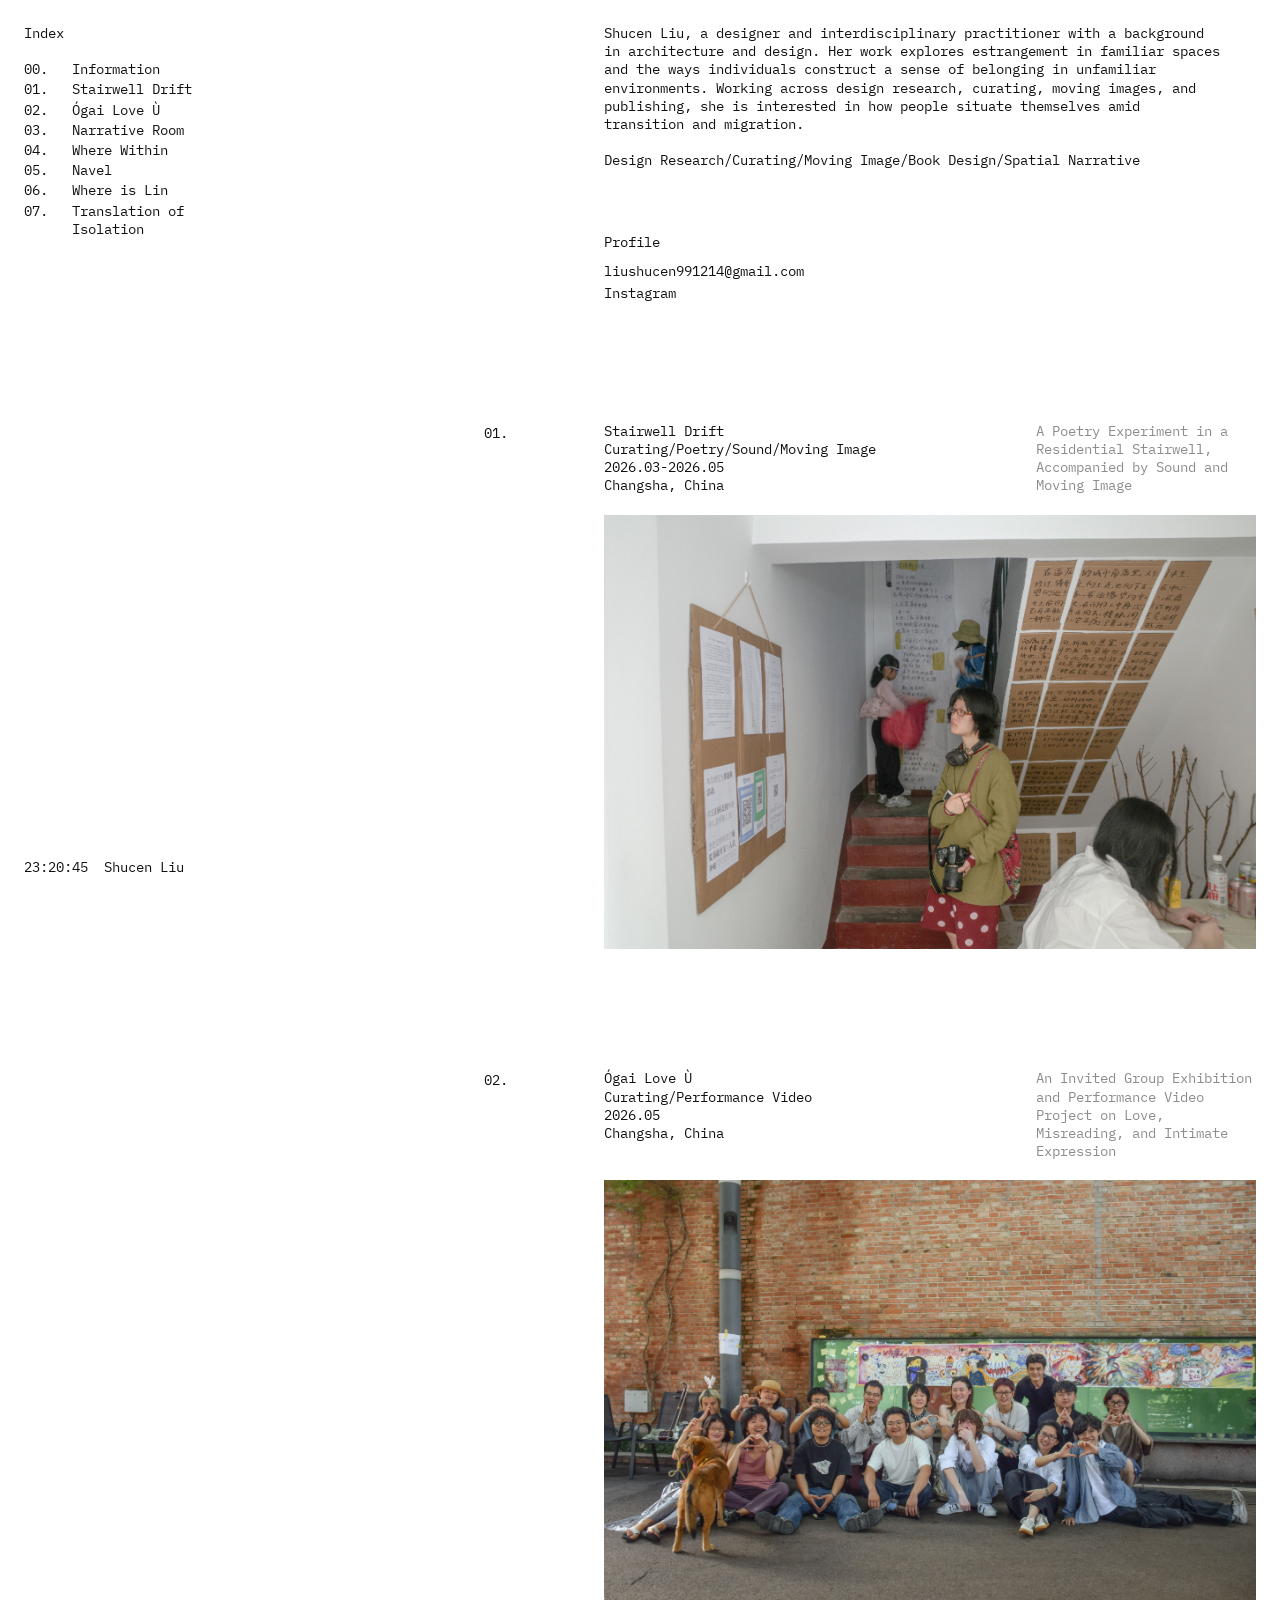
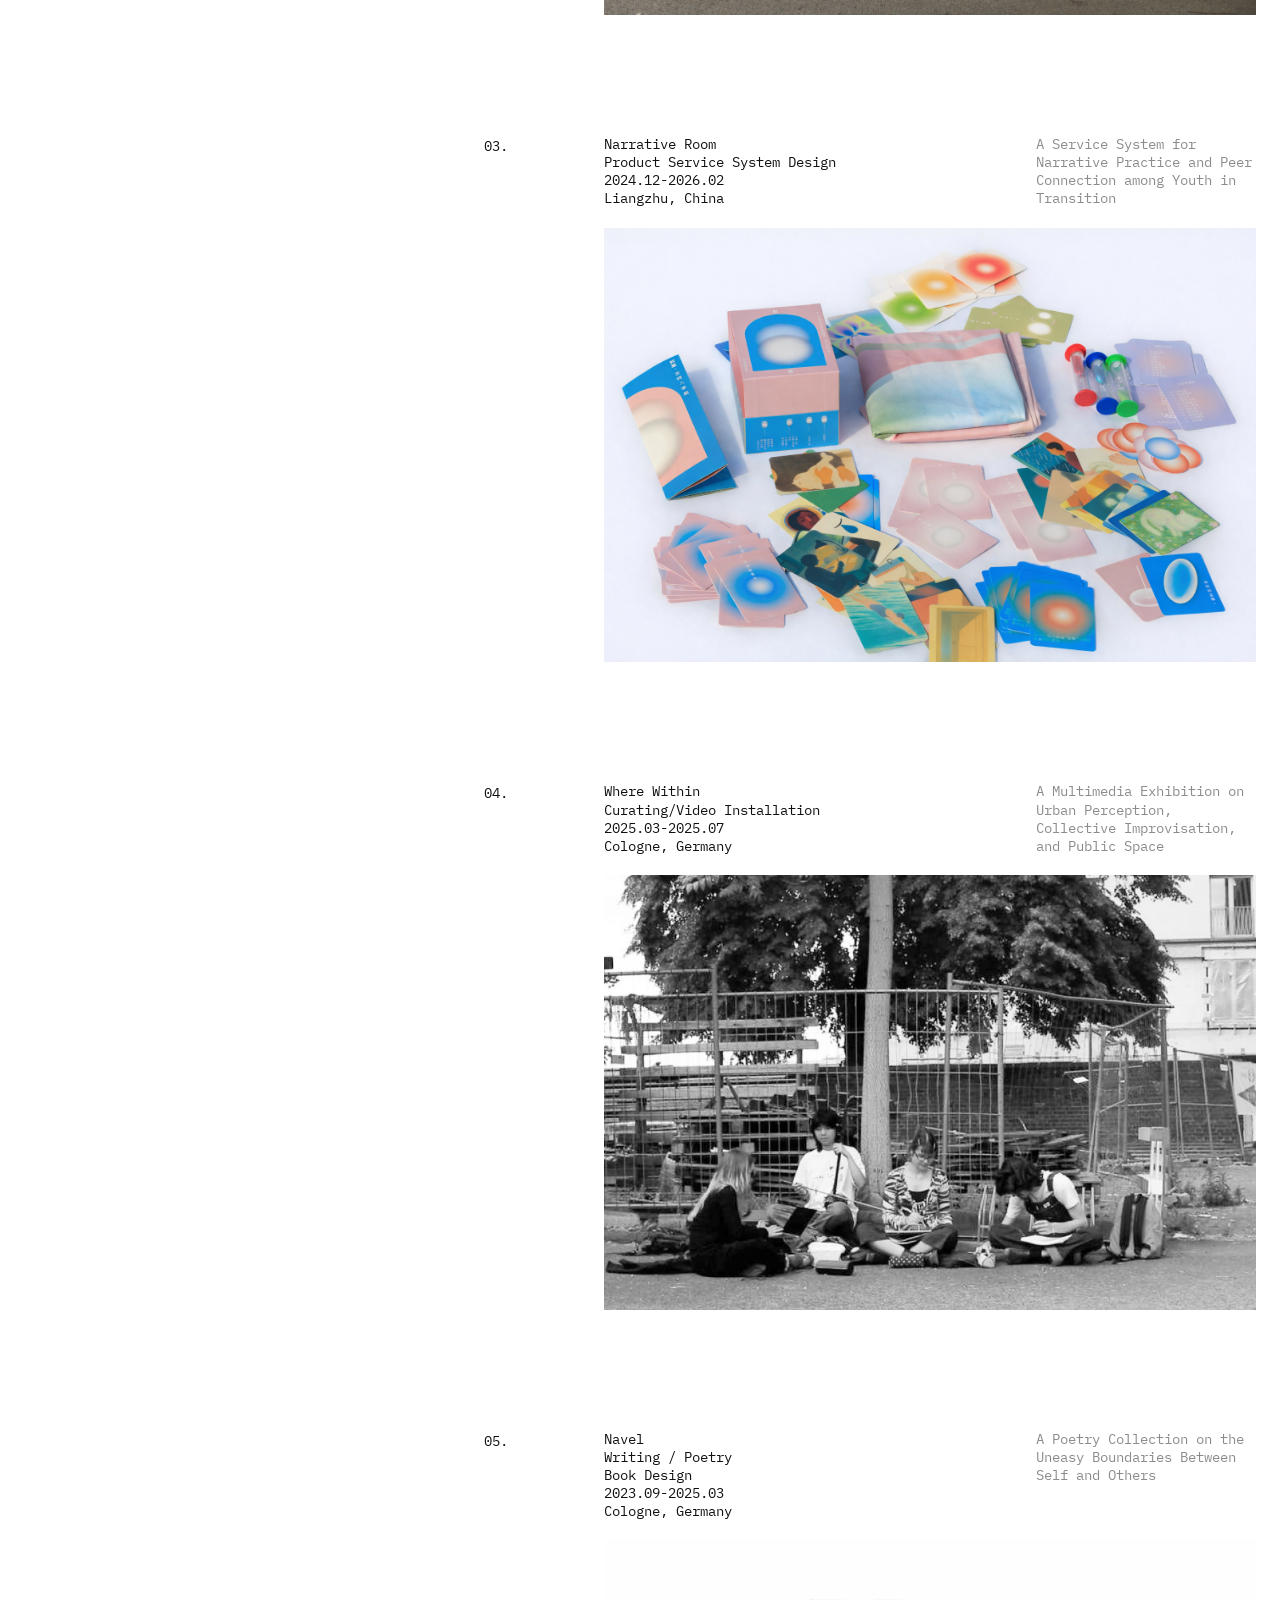
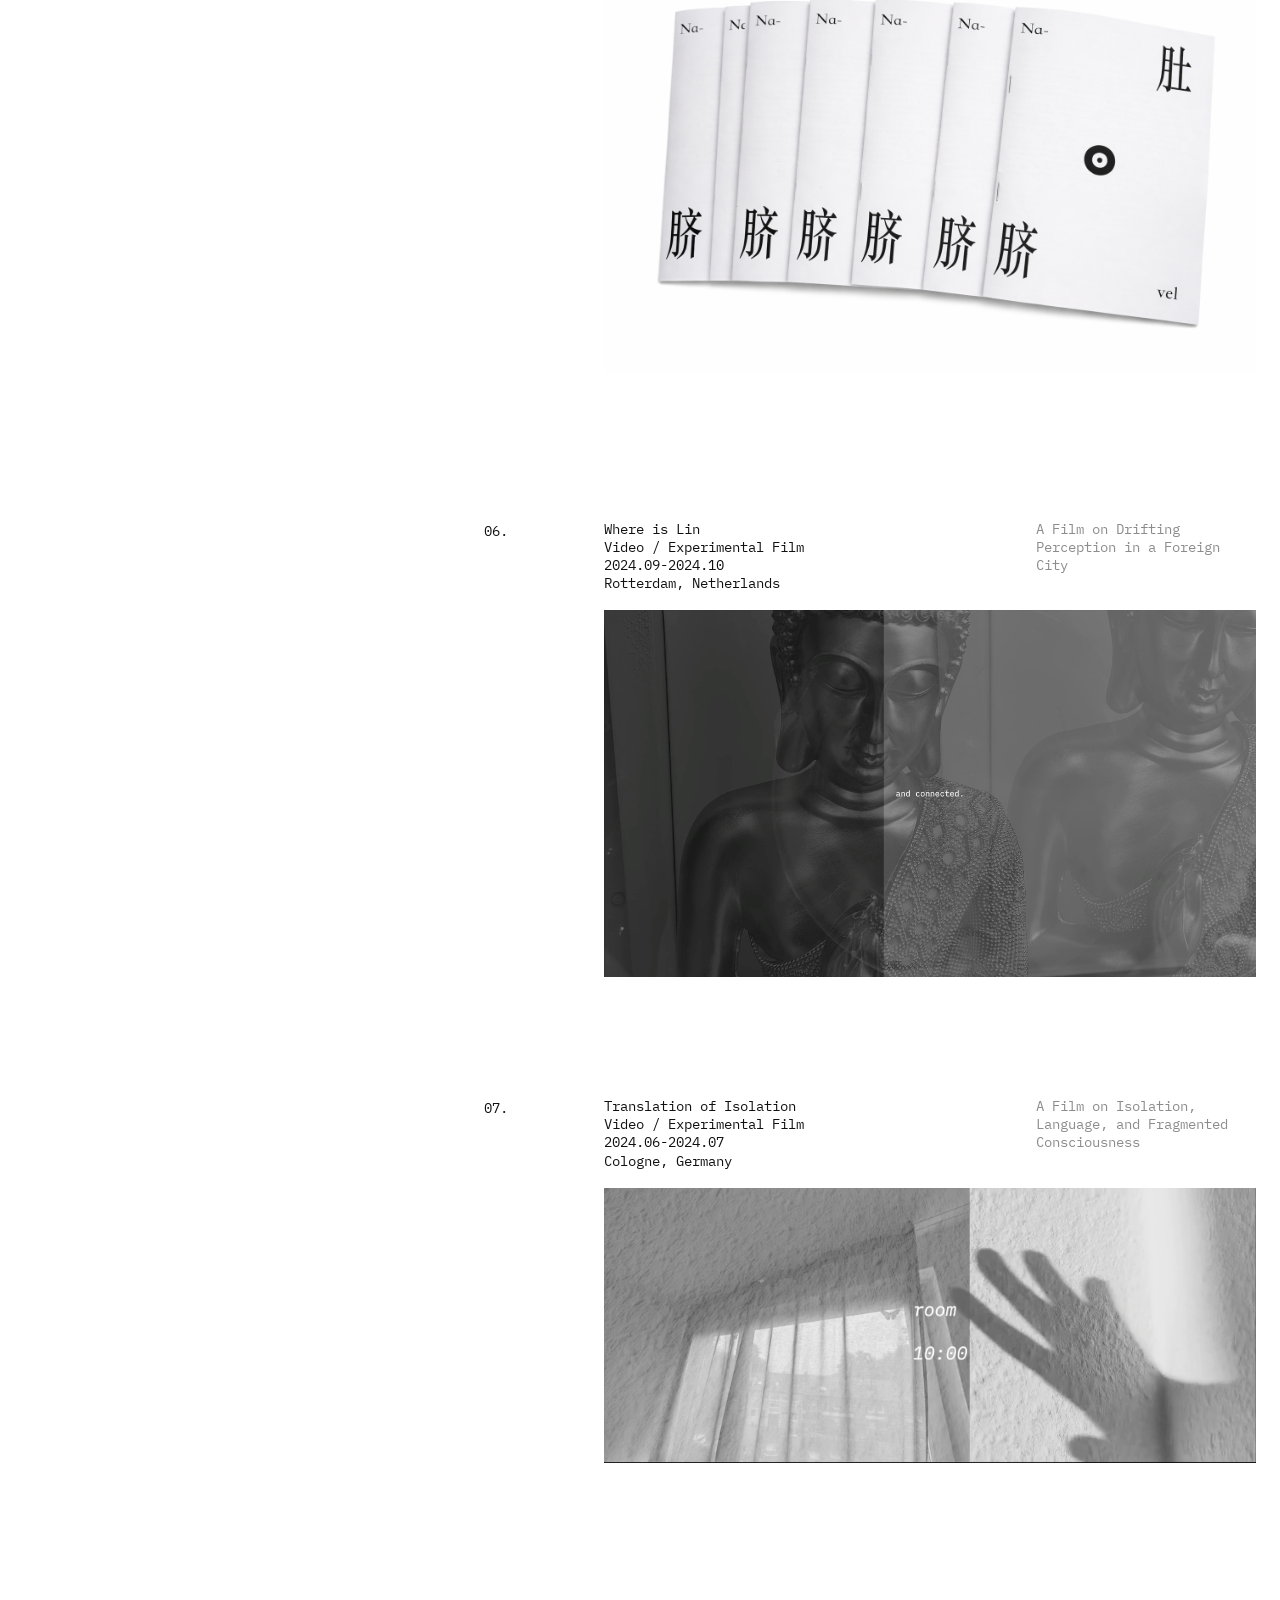
<file: index.html>
<!doctype html>
<html lang="en-EN">
  <head>
    <meta charset="UTF-8" />
    <meta name="viewport" content="width=device-width, initial-scale=1.0" />
    <title>Shucen Liu</title>
    <meta name="description" content="Personal portfolio website" />

    <!-- IBM Plex Mono -->
    <link rel="preconnect" href="https://fonts.googleapis.com" />
    <link rel="preconnect" href="https://fonts.gstatic.com" crossorigin />
    <link
      href="https://fonts.googleapis.com/css2?family=IBM+Plex+Mono:wght@400;500&display=swap"
      rel="stylesheet"
    />

    <link rel="stylesheet" href="styles.css" />
  </head>
  <body>
    <div class="layout">
      <!-- 左侧目录 -->
      <aside class="sidebar">
        <div class="sidebar-inner">
          <div class="index-title">Index</div>

          <nav class="index-nav">
            <a href="#information"><span>00.</span><span>Information</span></a>
             <a href="#project-01"><span>01.</span><span>Stairwell Drift</span></a>
             <a href="#project-02"><span>02.</span><span>Ógai Love Ù</span></a>
            <a href="#project-03"><span>03.</span><span>Narrative Room</span></a>
            <a href="#project-04"><span>04.</span><span>Where Within </span></a>
            <a href="#project-05"><span>05.</span><span>Navel</span></a>
            <a href="#project-06"><span>06.</span><span>Where is Lin</span></a>
            <a href="#project-07"><span>07.</span><span>Translation of Isolation</span></a>
            
          </nav>

          <div class="sidebar-footer">
            <span id="clock">00:00:00</span>
            <span>Shucen Liu</span>
          </div>
        </div>
      </aside>

      <!-- 右侧内容 -->
      
      <main class="content">
        <div class="content-inner">
          <!-- 个人简介 -->
       <section class="intro" id="information">
  <div class="intro-main">
    <div class="intro-text">
      <p>
        Shucen Liu, a designer and interdisciplinary practitioner with a background in architecture and design. Her work explores estrangement in familiar spaces and the ways individuals construct a sense of belonging in unfamiliar environments. Working across design research, curating, moving images, and publishing, she is interested in how people situate themselves amid transition and migration.
      </p>
    </div>

    <div class="intro-tags">
      <p>Design Research/Curating/Moving Image/Book Design/Spatial Narrative
    </div>
  <div class="profile">
  <div class="profile-title">Profile</div>
  <a href="mailto:liushucen991214@gmail.com">liushucen991214@gmail.com</a>
  <a href="https://www.instagram.com/booktzen?igsh=YmhpN2E2aGlicXo0&utm_source=qr" target="_blank" rel="noopener noreferrer">Instagram</a>
</div>
  </div>
</section>
          
 <!-- 项目 01 -->
<section class="project" id="project-01">
  <div class="project-row">
    <div class="project-no">01.</div>

    <div class="project-body">
      <div class="project-meta">
        <div class="meta-left">
          <h2><a href="stairwell-drift.html">Stairwell Drift</a></h2>
          <p>Curating/Poetry/Sound/Moving Image</p>
          <p>2026.03-2026.05</p>
          <p>Changsha, China</p>
        </div>

        <div class="meta-right">
          <p> A Poetry Experiment in a Residential Stairwell, Accompanied by Sound and Moving Image</p>
        </div>
      </div>

      <div class="project-gallery auto-gallery">
        <button class="gallery-btn prev" aria-label="Previous image">←</button>

        <div class="gallery-track">
          <a href="stairwell-drift.html">
            <img src="images/stairwell-drift-main-ty-01.jpg" alt="Stairwell Drift image 1" />
          </a>
          <a href="stairwell-drift.html">
            <img src="images/stairwell-drift-main-kk-02.jpg" alt="Stairwell Drift image 2" />
          </a>
          <a href="stairwell-drift.html">
            <img src="images/stairwell-drift-main-kk-03.jpg" alt="Stairwell Drift image 3" />
          </a>
          <a href="stairwell-drift.html">
            <img src="images/stairwell-drift-main-ty-04.jpg" alt="Stairwell Drift image 4" />
          </a>
           <a href="stairwell-drift.html">
            <img src="images/stairwell-drift-main-ty-05.jpg" alt="Stairwell Drift image 5" />
          </a>
           <a href="stairwell-drift.html">
            <img src="images/stairwell-drift-main-ty-06.jpg" alt="Stairwell Drift image 6" />
          </a>
           <a href="stairwell-drift.html">
            <img src="images/stairwell-drift-main-ty-07.jpg" alt="Stairwell Drift image 7" />
          </a>
        </div>

        <button class="gallery-btn next" aria-label="Next image">→</button>
      </div>
    </div>
  </div>
</section>

          <!-- 项目 02 -->
<section class="project" id="project-02">
  <div class="project-row">
    <div class="project-no">02.</div>

    <div class="project-body">
      <div class="project-meta">
        <div class="meta-left">
          <h2><a href="ogai-love-u.html">Ógai Love Ù</a></h2>
          <p>Curating/Performance Video</p>
          <p>2026.05</p>
          <p>Changsha, China</p>
        </div>

        <div class="meta-right">
          <p> An Invited Group Exhibition and Performance Video Project on Love, Misreading, and Intimate Expression</p>
        </div>
      </div>

      <div class="project-gallery auto-gallery">
        <button class="gallery-btn prev" aria-label="Previous image">←</button>

        <div class="gallery-track">
          <a href="ogai-love-u.html">
            <img src="images/Ogailoveyou-m-kk-01.jpg" alt="Ógai Love Ù image 1" />
          </a>
          <a href="ogai-love-u.html">
            <img src="images/ogailoveyou-m-kk-02.jpg" alt="Ógai Love Ù image 2" />
          </a>
          <a href="ogai-love-u.html">
            <img src="images/ogailoveyou-m-kk-03.jpg" alt="Ógai Love Ù image 3" />
          </a>
          <a href="ogai-love-u.html">
            <img src="images/ogailoveyou-m-c-04.jpg" alt="Ógai Love Ù image 4" />
          </a>
          <a href="ogai-love-u.html">
            <img src="images/ogailoveyou-m-kk-05.jpg" alt="Ógai Love Ù image 5" />
          </a>
           <a href="ogai-love-u.html">
            <img src="images/ogailoveyou-m-xz-06.jpg" alt="Ógai Love Ù image 6" />
          </a>
        </div>

        <button class="gallery-btn next" aria-label="Next image">→</button>
      </div>
    </div>
  </div>
</section>
        <!-- 项目 03 -->
<section class="project" id="project-03">
  <div class="project-row">
    <div class="project-no">03.</div>

    <div class="project-body">
      <div class="project-meta">
        <div class="meta-left">
          <h2><a href="narrative-room.html">Narrative Room</a></h2>
          <p>Product Service System Design</p>
          <p>2024.12-2026.02</p>
          <p>Liangzhu, China</p>
        </div>

        <div class="meta-right">
          <p>A Service System for Narrative Practice and Peer Connection among Youth in Transition</p>
        </div>
      </div>

      <div class="project-gallery auto-gallery">
        <button class="gallery-btn prev" aria-label="Previous image">←</button>

        <div class="gallery-track">
          <a href="narrative-room.html">
            <img src="images/narrative-room-001.jpg" alt="Narrative Room image 1" />
          </a>
          <a href="narrative-room.html">
            <img src="images/narrative-room-002.jpg" alt="Narrative Room image 2" />
          </a>
          <a href="narrative-room.html">
            <img src="images/narrative-room-003.jpg" alt="Narrative Room image 3" />
          </a>
          <a href="narrative-room.html">
            <img src="images/narrative-room-004.jpg" alt="Narrative Room image 4" />
          </a>
        </div>

        <button class="gallery-btn next" aria-label="Next image">→</button>
      </div>
    </div>
  </div>
</section>

          <!-- 项目 04 -->
          <section class="project" id="project-04">
            <div class="project-row">
              <div class="project-no">04.</div>

              <div class="project-body">
                <div class="project-meta">
                  <div class="meta-left">
                    <h2><a href="where-within.html">Where Within</a></h2>
                    <p>Curating/Video Installation</p>
                    <p>2025.03-2025.07</p>
                    <p>Cologne, Germany</p>
                  </div>

                  <div class="meta-right">
                    <p>A Multimedia Exhibition on Urban Perception, Collective Improvisation, and Public Space</p>
                  </div>
                </div>

                 <div class="project-gallery auto-gallery">
  <button class="gallery-btn prev" aria-label="Previous image">←</button>

   <div class="gallery-track">
          <a href="where-within.html">
            <img src="images/where-within-001.jpg" alt="Where Within image 1" />
          </a>
          <a href="where-within.html">
            <img src="images/where-within-002.jpg" alt="Where Within image 2" />
          </a>
          <a href="where-within.html">
            <img src="images/where-within-003.jpg" alt="Where Within image 3" />
          </a>
          <a href="where-within.html">
            <img src="images/where-within-004.jpg" alt="Where Within image 4" />
          </a>
          <a href="where-within.html">
            <img src="images/where-within-005.jpg" alt="Where Within image image 5" />
          </a>
        </div>

  <button class="gallery-btn next" aria-label="Next image">→</button>
                </div>
              </div>
            </div>
          </section>

          <!-- 项目 05 -->
          <section class="project" id="project-05">
            <div class="project-row">
              <div class="project-no">05.</div>

              <div class="project-body">
                <div class="project-meta">
                  <div class="meta-left">
                        <h2><a href="navel.html">Navel</a></h2>
                    <p>Writing / Poetry</p>
                    <p>Book Design</p>
                    <p>2023.09-2025.03</p>
                    <p>Cologne, Germany</p>
                  </div>

                  <div class="meta-right">
                    <p>A Poetry Collection on the Uneasy Boundaries Between Self and Others</p>
                  </div>
                </div>

                    <div class="project-gallery auto-gallery">
  <button class="gallery-btn prev" aria-label="Previous image">←</button>

  <div class="gallery-track">
          <a href="navel.html">
            <img src="images/navel-001.jpg" alt="Project C image 1" />
          </a>
          <a href="navel.html">
            <img src="images/navel_Page_002.png" alt="Project C image 2" />
          </a>
          <a href="navel.html">
            <img src="images/navel_Page_003.png" alt="Project C image 3" />
          </a>
        </div>
  <button class="gallery-btn next" aria-label="Next image">→</button>
                </div>
              </div>
            </div>
          </section>

          <!-- 项目 06 -->
          <section class="project" id="project-06">
            <div class="project-row">
              <div class="project-no">06.</div>

              <div class="project-body">
                <div class="project-meta">
                  <div class="meta-left">
                        <h2><a href="where-is-lin.html">Where is Lin</a></h2>
                    <p>Video / Experimental Film </p>
                    <p>2024.09-2024.10</p>
                    <p>Rotterdam, Netherlands</p>
                  </div>

                  <div class="meta-right">
                    <p>A Film on Drifting Perception in a Foreign City</p>
                  </div>
                </div>

                    <div class="project-gallery auto-gallery">
  <button class="gallery-btn prev" aria-label="Previous image">←</button>

        <div class="gallery-track">
          <a href="where-is-lin.html">
            <img src="images/where-is-lin-007.jpg" alt="Project D image 1" />
          </a>
          <a href="where-is-lin.html">
            <img src="images/where-is-lin-002.jpg" alt="Project D image 2" />
          </a>
          <a href="where-is-lin.html">
            <img src="images/where-is-lin-003.jpg" alt="Project D image 3" />
          </a>
          <a href="where-is-lin.html">
            <img src="images/where-is-lin-005.jpg" alt="Project D image 4" />
          </a>
          <a href="where-is-lin.html">
            <img src="images/where-is-lin-010.jpg" alt="Project D image 5" />
          </a>
        </div>
  <button class="gallery-btn next" aria-label="Next image">→</button>
                </div>
              </div>
            </div>
          </section>

                    <!-- 项目 07 -->
          <section class="project" id="project-07">
            <div class="project-row">
              <div class="project-no">07.</div>

              <div class="project-body">
                <div class="project-meta">
                  <div class="meta-left">
                        <h2><a href="translation-of-isolation.html">Translation of Isolation</a></h2>
                    <p>Video / Experimental Film </p>
                    <p>2024.06-2024.07</p>
                    <p>Cologne, Germany</p>
                  </div>

                  <div class="meta-right">
                   <p>A Film on Isolation, Language, and Fragmented Consciousness </p>
                  </div>
                </div>

                   <div class="project-gallery auto-gallery">
        <button class="gallery-btn prev" aria-label="Previous image">←</button>

        <div class="gallery-track">
          <a href="translation-of-isolation.html">
            <img src="images/translation-of-isolation-001.jpg" alt="Project E image 1" />
          </a>
          <a href="translation-of-isolation.html">
            <img src="images/translation-of-isolation-002.jpg" alt="Project E image 2" />
          </a>
          <a href="translation-of-isolation.html">
            <img src="images/translation-of-isolation-003.jpg" alt="Project E image 3" />
          </a>
          <a href="translation-of-isolation.html">
            <img src="images/translation-of-isolation-004.jpg" alt="Project E image 4" />
          </a>
          <a href="translation-of-isolation.html">
            <img src="images/translation-of-isolation-005.jpg" alt="Project E image 5" />
          </a>
        </div>

  <button class="gallery-btn next" aria-label="Next image">→</button>
                </div>
              </div>
            </div>
          </section>


          
        </div>
      </main>
    </div>

   <script>
  function updateClock() {
    const now = new Date();
    const time = now.toLocaleTimeString("en-GB", { hour12: false });
    const clock = document.getElementById("clock");
    if (clock) {
      clock.textContent = time;
    }
  }

  updateClock();
  setInterval(updateClock, 1000);

  const galleries = document.querySelectorAll(".project-gallery");

  galleries.forEach((gallery) => {
    const track = gallery.querySelector(".gallery-track");
    const prevBtn = gallery.querySelector(".prev");
    const nextBtn = gallery.querySelector(".next");

    if (!track) return;

    prevBtn?.addEventListener("click", () => {
      track.scrollBy({
        left: -track.clientWidth,
        behavior: "smooth"
      });
    });

    nextBtn?.addEventListener("click", () => {
      track.scrollBy({
        left: track.clientWidth,
        behavior: "smooth"
      });
    });
  });

  const autoGalleries = document.querySelectorAll(".auto-gallery");

  autoGalleries.forEach((gallery) => {
    const track = gallery.querySelector(".gallery-track");
    if (!track) return;

    const images = track.querySelectorAll("img");
    if (images.length <= 1) return;

    let currentIndex = 0;
    let autoSlide;

    function startAutoSlide() {
      autoSlide = setInterval(() => {
        currentIndex++;

        if (currentIndex >= images.length) {
          currentIndex = 0;
        }

        track.scrollTo({
          left: currentIndex * track.clientWidth,
          behavior: "smooth"
        });
      }, 3000);
    }

    function stopAutoSlide() {
      clearInterval(autoSlide);
    }

    gallery.addEventListener("mouseenter", stopAutoSlide);
    gallery.addEventListener("mouseleave", startAutoSlide);

    startAutoSlide();
  });
</script>
    
  </body>
</html>
</file>
<file: styles.css>
* {
  box-sizing: border-box;
  margin: 0;
  padding: 0;
}

html {
  scroll-behavior: smooth;
}

body {
  font-family: "IBM Plex Mono", monospace;
  background: #ffffff;
  color: #111111;
  line-height: 1.3;
  font-size: 14px;
}

/* 整体两列 */
.layout {
  display: grid;
  grid-template-columns: 240px 1fr;
  min-height: 100vh;
}

/* 左侧 index */
.sidebar {
  padding: 24px 20px 20px 24px;
}

.sidebar-inner {
  position: sticky;
  top: 24px;
  min-height: calc(100vh - 48px);
  display: flex;
  flex-direction: column;
}

.index-title {
  margin-bottom: 18px;
}

.index-nav {
  display: flex;
  flex-direction: column;
  gap: 2px;
}

.index-nav a {
  display: grid;
  grid-template-columns: 48px 1fr;
  text-decoration: none;
  color: #111111;
}

.index-nav a:hover {
  opacity: 0.45;
}

.sidebar-footer {
  margin-top: auto;
  display: flex;
  gap: 16px;
}

/* 右侧内容区 */
.content {
  padding: 24px 24px 80px 0;
}

/* 让内容整体靠右 */
.content-inner {
  width: 100%;
  max-width: 820px;
  margin-left: auto;
  display: flex;
  flex-direction: column;
  align-items: flex-end;
}

/* 顶部个人简介 */
.intro {
  width: 100%;
  max-width: 772px;
  margin-left: auto;
  padding-bottom: 120px;
}

.intro-main {
  width: 100%;
  max-width: 620px;
  margin-left: 120px;
  display: flex;
  flex-direction: column;
  align-items: flex-start;
}

.intro-text {
  width: 100%;
  max-width: 620px;
}

.intro-text p + p {
  margin-top: 12px;
}

.intro-tags {
  display: flex;
  flex-wrap: wrap;
  gap: 28px;
  margin-top: 18px;
  max-width: 700px;
}

.intro-tags span {
  display: inline-block;
  white-space: nowrap;
}

.profile {
  display: flex;
  flex-direction: column;
  align-items: flex-start;
  gap: 4px;
  margin-top: 64px;
}

.profile-title {
  margin-bottom: 6px;
}

.profile a {
  color: #111111;
  text-decoration: none;
}

.profile a:hover {
  opacity: 0.45;
}

/* 项目区 */
.project {
width: 100%;
padding-bottom: 120px;
display: flex;
justify-content: flex-end;
}
.project-body,
.project-image,
.project-gallery {
  width: 100%;
}
.project-image img,
.gallery-track img {
  display: block;
  width: 100%;
  height: auto;
  display:block;
}
.project-image a,
.gallery-track a {
  display: block;
  text-decoration: none;
}

.gallery-track a {
  flex: 0 0 100%;
}

.gallery-track a img,
.project-image a img {
  display: block;
  width: 100%;
  height: auto;
}

.project-row {
width: 100%;
max-width: 772px;
  display: grid;
  grid-template-columns: 72px 1fr;
  column-gap: 48px;
  align-items: start;
}

.project-no {
  padding-top: 2px;
}

.project-body {
  width: 100%;
  max-width: 700px;
}

.project-meta {
  display: grid;
  grid-template-columns: minmax(0, 1fr) 220px;
  gap: 24px;
  margin-bottom: 18px;
  align-items: start;
}

.meta-right p {
  margin-bottom: 2px;
}

.project-text {
  max-width: 700px;
  margin-bottom: 20px;
}

.project-links{
  margin-top: 6px;
  }

.project-image img {
  display: block;
  width: 100%;
  height: auto;
}
.meta-left h2 {
  margin: 0;
  font-size: inherit;
  font-weight: normal;
}

.meta-left h2 a,
.meta-left h2 a:visited {
  color: #111111;
  text-decoration: none;
  transition: color 0.2s ease, opacity 0.2s ease;
  font-size: 14px;
  font-weight: 400;
}

.meta-left h2 a:hover,
.meta-left h2 a:focus,
.meta-left h2 a:active {
  opacity: 0.6;
}

.meta-right p {
  color: #8c8c8c;
}
.meta-group p {
  margin-bottom: 2px;
}

.meta-label {
  margin-top: 16px;
  margin-bottom: 6px;
}

.member-name {
  color: #8a8a8a;
}
.gallery-track a img,
.project-image a img {
  transition: opacity 0.2s ease;
}

.gallery-track a:hover img,
.project-image a:hover img {
  opacity: 0.92;
}

.gallery-track a:active img,
.project-image a:active img {
  opacity: 0.7;
}

.audio-section {
  width: 100%;
  max-width: 700px;
  margin: 32px 0 80px 0;
}

.audio-block {
  width: 100%;
  margin-bottom: 20px;
}

.audio-block audio {
  width: 100%;
  display: block;
}

.audio-credits {
  margin-bottom: 56px;
  color: #777777;
}

.audio-credits p {
  margin-bottom: 4px;
}

.audio-description {
  margin-bottom: 16px;
  color: #777777;
}

.audio-description p {
  margin: 0;
}

.audio-description p + p {
  margin-top: 4px;
}

.audio-credits-inline {
  color: #777777;
}

.audio-credits-inline p {
  margin: 0;
}
.full-image-block {
  width: 100%;
  max-width: 100%;
  margin: 48px 0 0 0;
  overflow: hidden;
}

.detail-caption-block {
  width: 100%;
  max-width: 100%;
  margin: 8px 0 56px 0;
  color: #7f7f7f;
}

.detail-caption-block p {
  margin: 0;
}

.detail-caption-block p + p {
  margin-top: 6px;
}


.video-file-block {
  width: 100%;
  max-width: 100%;
  margin: 48px 0;
  overflow: hidden;
}

.video-file-block video {
  display: block;
  width: 100%;
  height: auto;
}

/* 响应式 */
@media (max-width: 900px) {
  .layout {
    grid-template-columns: 1fr;
  }

  .sidebar {
    padding: 20px 20px 0 20px;
  }

  .sidebar-inner {
    position: static;
    min-height: auto;
  }

  .sidebar-footer {
    margin-top: 24px;
    margin-bottom: 24px;
  }

  .content {
    padding: 0 20px 60px 20px;
  }

  .content-inner {
    width: 100%;
  }

  .intro {
    max-width: 100%;
    padding-left: 0;
  }

  .intro-main {
    max-width: 100%;
    margin-left: 0;
  }
  
.intro-heading {
  color: #8a8a8a;
  font-weight: 500;
}
  .project-row {
    grid-template-columns: 1fr;
    row-gap: 16px;
  }

  .project-meta {
    grid-template-columns: 1fr;
    gap: 18px;
  }

  .project {
    padding-bottom: 80px;
  }
}
.project-gallery {
  position: relative;
  width: 100%;
}

.gallery-track {
  display: flex;
  gap: 0;
  overflow-x: auto;
  scroll-snap-type: x mandatory;
  scroll-behavior: smooth;
  scrollbar-width: none;
}

.gallery-track::-webkit-scrollbar {
  display: none;
}

.gallery-track img {
  flex: 0 0 100%;
  width: 100%;
  height: auto;
  display: block;
  scroll-snap-align: start;
}

/* --- 极简悬停箭头更新 --- */

.project-gallery {
    position: relative;
    cursor: pointer;
    overflow: visible; /* 允许箭头微调位置 */
}

.gallery-track {
  display: flex;
  gap: 0;
  overflow-x: auto;
  scroll-snap-type: x mandatory;
  scroll-behavior: smooth;
  scrollbar-width: none;
}

.gallery-track img {
  flex: 0 0 100%;
  width: 100%;
  height: auto;
  display: block;
  scroll-snap-align: start;
}
.gallery-btn {
    position: absolute;
    top: 50%;
    transform: translateY(-50%);
    z-index: 10;
    background: none;
    border: none;
    color: #ffffff; /* 箭头颜色 */
    font-family: "IBM Plex Mono", monospace;
    font-size: 24px;
    font-weight: 300;
    text-shadow: 0 0 8px rgba(0,0,0,0.5); /* 增加阴影确保在浅色图上可见 */

    /* 初始状态：完全透明 */
    opacity: 0;
    transition: opacity 0.3s ease;
    padding: 60px 20px; /* 增加鼠标点击触发的热区 */
    cursor: pointer;
}

/* 鼠标移动到图片上方时显示 */
.project-gallery:hover .gallery-btn {
    opacity: 1;
}

.gallery-btn.prev {
    left: 15px; /* 靠近图片左边缘 */
}

.gallery-btn.next {
    right: 15px; /* 靠近图片右边缘 */
}

.gallery-btn:hover {
    color: rgba(255, 255, 255, 0.6); /* 悬停在箭头本身时变淡提示 */
}

/* =========================
   Detail page
========================= */

.project-detail-page {
  background: #ffffff;
  color: #111111;
  font-family: "IBM Plex Mono", monospace;
  font-size: 14px;
  line-height: 1.3;
}

.detail-layout {
  width: 100%;
  max-width: 1220px;
  margin-left: auto;
  padding: 24px 24px 80px 24px;
}

.detail-header {
  margin-bottom: 48px;
}

.back-link,
.back-link:visited,
.back-link:active {
  color: #8a8a8a;
  text-decoration: none;
}

.back-link:hover {
  opacity: 0.6;
}

.detail-top {
  display: grid;
  grid-template-columns: minmax(0, 1fr) 360px;
  gap: 48px;
  align-items: start;
  margin-bottom: 48px;
}

.detail-intro {
  max-width: 620px;
}

.detail-intro p + p {
  margin-top: 18px;
}

.detail-meta {
  display: flex;
  flex-direction: column;
  gap: 22px;
}

.meta-group p {
  margin-bottom: 2px;
}

.meta-title {
  margin-bottom: 10px;
}

.detail-intro p + p {
  margin-top: 18px;
}

.intro-heading {
  color: #8a8a8a;
  font-weight: 500;
  margin-top: 20px;
  margin-bottom: 6px;
}

.intro-heading + p {
  margin-top: 0;
}

.detail-image-block {
  width: 100%;
  margin-bottom: 48px;
}

.detail-image-block img {
  display: block;
  width: 100%;
  height: auto;
}

.detail-text-columns {
  display: grid;
  grid-template-columns: 1fr 1fr;
  gap: 48px;
  align-items: start;
}

.detail-column {
  max-width: 520px;
}

.detail-column p + p {
  margin-top: 18px;
}

.full-image-block {
  width: 100%;
  max-width: 100%;
  margin: 48px 0 0 0;
  overflow: hidden;
}

.detail-caption-block {
  width: 100%;
  max-width: 100%;
  margin: 8px 0 56px 0;
  color: #7f7f7f;
}

.detail-caption-block p {
  margin: 0;
}

.detail-caption-block p + p {
  margin-top: 6px;
}

/* responsive */
@media (max-width: 900px) {
  .detail-layout {
    padding: 20px 20px 60px 20px;
  }

  .detail-top {
    grid-template-columns: 1fr;
    gap: 32px;
    margin-bottom: 36px;
  }

  .detail-intro,
  .detail-column {
    max-width: 100%;
  }

  .detail-text-columns {
    grid-template-columns: 1fr;
    gap: 24px;
  }

  .detail-image-block {
    margin-bottom: 36px;
  }
}

.detail-video-block {
  width: 100%;
  margin-bottom: 48px;
}

.video-thumb {
  position: relative;
  display: block;
  width: 100%;
  text-decoration: none;
  overflow: hidden;
}

.video-thumb img {
  display: block;
  width: 100%;
  height: auto;
}

.video-overlay {
  position: absolute;
  inset: 0;
  display: flex;
  align-items: center;
  justify-content: center;
  pointer-events: none;
}
 /* 默认隐藏 */
.video-play-icon {
  width: 0;
  height: 0;
  border-top: 12px solid transparent;
  border-bottom: 12px solid transparent;
  border-left: 18px solid rgba(255, 255, 255, 0.92);
  opacity: 0;
  transition: opacity 0.2s ease;
  filter: drop-shadow(0 0 6px rgba(0, 0, 0, 0.35));
}

.video-thumb:hover .video-play-icon {
  opacity: 1;
}
.detail-layout {
  width: 100%;
  max-width: 1220px;
  margin-left: auto;
  padding: 24px 24px 80px 24px;
}

.full-image-block {
  width: 100%;
  max-width: 100%;
  margin: 48px 0;
  overflow: hidden;
}

.full-image-block img {
  display: block;
  width: 100%;
  height: auto;
}
.detail-video-block {
  width: 100%;
  margin: 72px 0 0 0;
}

.video-info-row {
  width: 100%;
  margin: 28px 0 88px 0;
  display: grid;
  grid-template-columns: minmax(0, 1fr) 360px;
  gap: 32px;
  align-items: start;
  color: #7f7f7f;
}

.video-info-description p,
.video-info-credits p {
  margin: 0;
}

.video-info-credits {
  display: flex;
  flex-direction: column;
  gap: 4px;
}
.video-info-credits p {
  margin: 0;
}

@media (max-width: 900px) {
  .video-info-row {
    grid-template-columns: 1fr;
    gap: 16px;
    margin: 12px 0 56px 0;
  }
}

.video-credits span {
  min-width: 0;
  margin-right: 8px;
}

.detail-text-columns {
  display: grid;
  grid-template-columns: 1fr 1fr;
  gap: 48px;
  align-items: start;
  margin-top: 32px;
}
.member-name {
  color: #8a8a8a;
}

.zoomable-image {
  cursor: zoom-in;
  transition: opacity 0.2s ease;
}

.zoomable-image:hover {
  opacity: 0.92;
}

.lightbox {
  position: fixed;
  inset: 0;
  background: rgba(255, 255, 255, 0.94);
  display: none;
  align-items: center;
  justify-content: center;
  padding: 24px;
  z-index: 9999;
}

.lightbox.active {
  display: flex;
}

.lightbox-image {
  max-width: 88vw;
  max-height: 88vh;
  width: auto;
  height: auto;
  display: block;
}

.lightbox-close {
  position: absolute;
  top: 16px;
  right: 18px;
  border: none;
  background: none;
  color: #8a8a8a;
  font-family: "IBM Plex Mono", monospace;
  font-size: 14px;
  line-height: 1;
  cursor: pointer;
  padding: 0;
}

.lightbox-close:hover {
  opacity: 0.45;
}

.lightbox-nav {
  position: absolute;
  top: 50%;
  transform: translateY(-50%);
  border: none;
  background: none;
  color: #8a8a8a;
  font-family: "IBM Plex Mono", monospace;
  font-size: 28px;
  line-height: 1;
  cursor: pointer;
  padding: 8px 10px;
}

.lightbox-nav:hover {
  opacity: 0.45;
}

.lightbox-prev {
  left: 18px;
}

.lightbox-next {
  right: 18px;
}
.guestbook-info {
  width: 100%;
  max-width: 700px;
  margin: 48px 0 32px 0;
  color: #7f7f7f;
}

.guestbook-info p {
  margin: 0;
}

.guestbook-info p + p {
  margin-top: 6px;
}

.guestbook-link a,
.guestbook-link a:visited {
  color: #8a8a8a;
  text-decoration: none;
}

.guestbook-link a:hover {
  opacity: 0.6;
}

@media (max-width: 900px) {
  .lightbox-image {
    max-width: 92vw;
    max-height: 84vh;
  }

  .lightbox-nav {
    font-size: 22px;
  }
}



/* =========================
   Detail page
========================= */
.section-title {
  width: 100%;
  margin: 72px 0 20px 0;
  font-size: 18px;
  line-height: 1.2;
  font-weight: 700;
  color: #111111;
}

.project-detail-page {
  background: #ffffff;
  color: #111111;
  font-family: "IBM Plex Mono", monospace;
  font-size: 14px;
  line-height: 1.3;
}

.detail-layout {
  width: 100%;
  max-width: 1220px;
  margin-left: auto;
  padding: 24px 24px 80px 24px;
}

.detail-header {
  margin-bottom: 48px;
}

.back-link,
.back-link:visited,
.back-link:active {
  color: #8a8a8a;
  text-decoration: none;
}

.back-link:hover {
  opacity: 0.6;
}

.detail-top {
  display: grid;
  grid-template-columns: minmax(0, 1fr) 360px;
  gap: 48px;
  align-items: start;
  margin-bottom: 48px;
}

.detail-intro {
  max-width: 620px;
}

.detail-intro p + p {
  margin-top: 18px;
}

.intro-heading {
  color: #8a8a8a;
  font-weight: 500;
  margin-top: 20px;
  margin-bottom: 6px;
}

.intro-heading + p {
  margin-top: 0;
}

.detail-meta {
  display: flex;
  flex-direction: column;
  gap: 22px;
}

.meta-group p {
  margin-bottom: 2px;
}

.meta-title {
  margin-bottom: 10px;
}

.meta-label {
  margin-top: 16px;
  margin-bottom: 6px;
}

.member-name {
  color: #8a8a8a;
}

/* 大图：与下一段说明之间不要留大空隙 */
.full-image-block {
  width: 100%;
  max-width: 100%;
  margin: 48px 0 0 0;
  overflow: hidden;
}

.full-image-block img {
  display: block;
  width: 100%;
  height: auto;
}

/* 图片下方说明：贴近上图，和下一组保持距离 */
.detail-caption-block {
  width: 100%;
  max-width: 100%;
  margin: 8px 0 56px 0;
  color: #7f7f7f;
}

.detail-caption-block p {
  margin: 0;
}

.detail-caption-block p + p {
  margin-top: 6px;
}

/* 本地视频 */
.video-file-block {
  width: 100%;
  max-width: 100%;
  margin: 48px 0 0 0;
  overflow: hidden;
}

.video-file-block video {
  display: block;
  width: 100%;
  height: auto;
}

/* 外链视频封面 */
.detail-video-block {
  width: 100%;
  margin: 48px 0 0 0;
}

.video-thumb {
  position: relative;
  display: block;
  width: 100%;
  text-decoration: none;
  overflow: hidden;
}

.video-thumb img {
  display: block;
  width: 100%;
  height: auto;
}

.video-overlay {
  position: absolute;
  inset: 0;
  display: flex;
  align-items: center;
  justify-content: center;
  pointer-events: none;
}

.video-play-icon {
  width: 0;
  height: 0;
  border-top: 12px solid transparent;
  border-bottom: 12px solid transparent;
  border-left: 18px solid rgba(255, 255, 255, 0.92);
  opacity: 0;
  transition: opacity 0.2s ease;
  filter: drop-shadow(0 0 6px rgba(0, 0, 0, 0.35));
}

.video-thumb:hover .video-play-icon {
  opacity: 1;
}

/* 双栏视频说明 */
.video-info-row {
  width: 100%;
  margin: 12px 0 56px 0;
  display: grid;
  grid-template-columns: minmax(0, 1fr) 360px;
  gap: 32px;
  align-items: start;
  color: #7f7f7f;
}

.video-info-description p,
.video-info-credits p {
  margin: 0;
}

.video-info-description p + p {
  margin-top: 6px;
}

.video-info-credits {
  display: flex;
  flex-direction: column;
  gap: 4px;
}

/* 音频 */
.audio-section {
  width: 100%;
  max-width: 700px;
  margin: 32px 0 80px 0;
}

.audio-block {
  width: 100%;
  margin-bottom: 20px;
}

.audio-block audio {
  width: 100%;
  display: block;
}

.audio-description {
  margin-bottom: 16px;
  color: #777777;
}

.audio-description p {
  margin: 0;
}

.audio-description p + p {
  margin-top: 4px;
}

.audio-credits {
  color: #777777;
}

.audio-credits p {
  margin-bottom: 4px;
}

/* guestbook */
.guestbook-info {
  width: 100%;
  max-width: 700px;
  margin: 48px 0 32px 0;
  color: #7f7f7f;
}

.guestbook-info p {
  margin: 0;
}

.guestbook-info p + p {
  margin-top: 6px;
}

.guestbook-link a,
.guestbook-link a:visited {
  color: #8a8a8a;
  text-decoration: none;
}

.guestbook-link a:hover {
  opacity: 0.6;
}
.artists-section {
  width: 100%;
  max-width: 700px;
  margin: 24px 0 80px 0;
}

.artist-entry {
  margin-bottom: 48px;
  color: #7f7f7f;
}

.artist-entry p {
  margin: 0;
}

.artist-entry p + p {
  margin-top: 6px;
}

.artist-name {
  color: #111111;
  font-weight: 500;
  margin-bottom: 10px;
}

.work-title {
  margin-top: 14px;
  color: #111111;
}

.artists-section a,
.artists-section a:visited {
  color: #8a8a8a;
  text-decoration: none;
}

.artists-section a:hover {
  opacity: 0.6;
}

/* 放大查看 */
.zoomable-image {
  cursor: zoom-in;
  transition: opacity 0.2s ease;
}

.zoomable-image:hover {
  opacity: 0.92;
}

.lightbox {
  position: fixed;
  inset: 0;
  background: rgba(255, 255, 255, 0.94);
  display: none;
  align-items: center;
  justify-content: center;
  padding: 24px;
  z-index: 9999;
}

.lightbox.active {
  display: flex;
}

.lightbox-image {
  max-width: 88vw;
  max-height: 88vh;
  width: auto;
  height: auto;
  display: block;
}

.lightbox-close {
  position: absolute;
  top: 16px;
  right: 18px;
  border: none;
  background: none;
  color: #8a8a8a;
  font-family: "IBM Plex Mono", monospace;
  font-size: 14px;
  line-height: 1;
  cursor: pointer;
  padding: 0;
}

.lightbox-close:hover {
  opacity: 0.45;
}

.lightbox-nav {
  position: absolute;
  top: 50%;
  transform: translateY(-50%);
  border: none;
  background: none;
  color: #8a8a8a;
  font-family: "IBM Plex Mono", monospace;
  font-size: 28px;
  line-height: 1;
  cursor: pointer;
  padding: 8px 10px;
}

.lightbox-nav:hover {
  opacity: 0.45;
}

.lightbox-prev {
  left: 18px;
}

.lightbox-next {
  right: 18px;
}

/* responsive */
@media (max-width: 900px) {
  .detail-layout {
    padding: 20px 20px 60px 20px;
  }

  .detail-top {
    grid-template-columns: 1fr;
    gap: 32px;
    margin-bottom: 36px;
  }

  .detail-intro {
    max-width: 100%;
  }

  .video-info-row {
    grid-template-columns: 1fr;
    gap: 16px;
    margin: 12px 0 56px 0;
  }

  .lightbox-image {
    max-width: 92vw;
    max-height: 84vh;
  }

  .lightbox-nav {
    font-size: 22px;
  }
}
</file>
